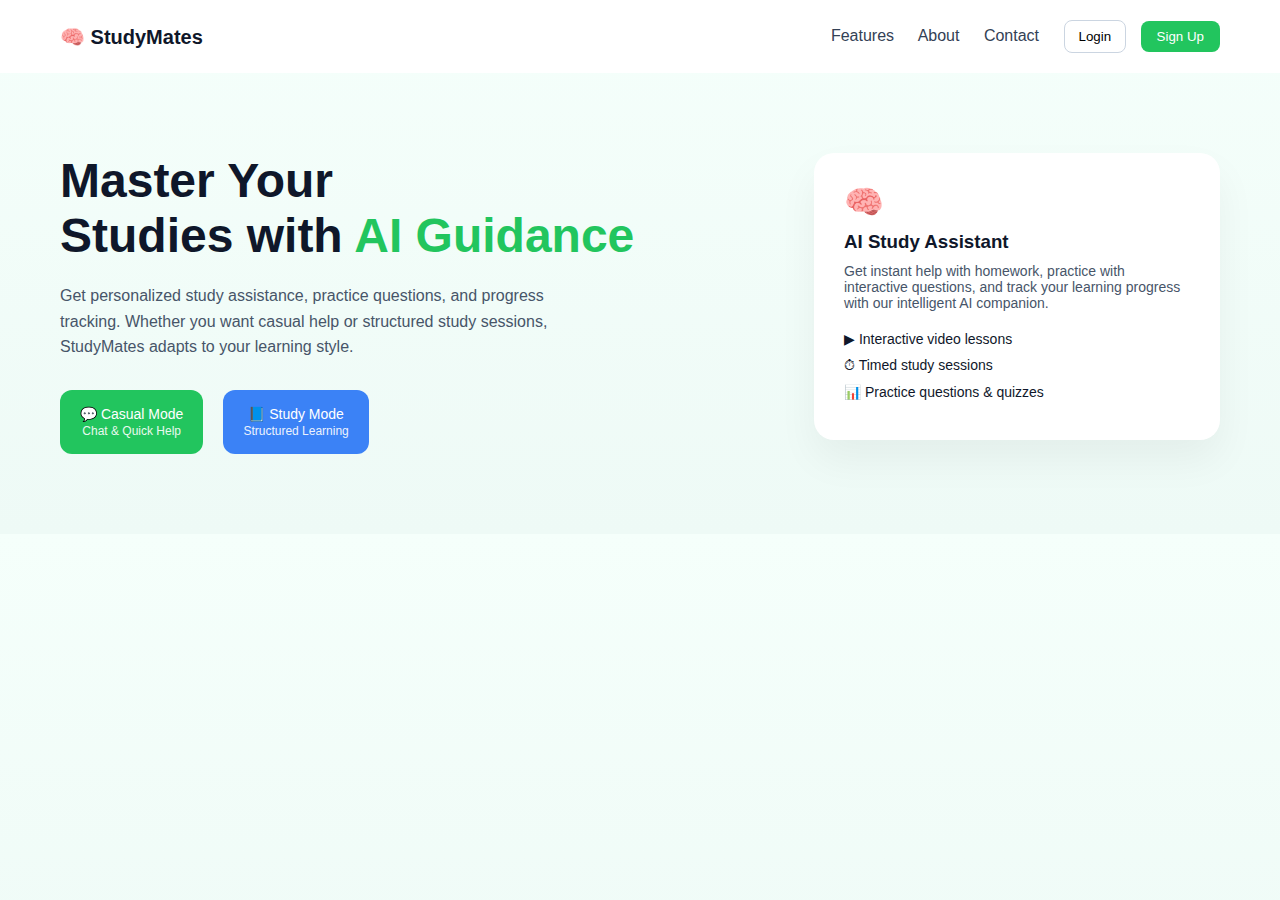
<file: porj/index.html>
<!DOCTYPE html>
<html lang="en">
<head>
  <meta charset="UTF-8" />
  <title>StudyMates</title>
  <link rel="stylesheet" href="style.css" />
</head>
<body>

  <!-- NAVBAR -->
  <header class="navbar">
    <div class="logo">
      🧠 <span>StudyMates</span>
    </div>

    <nav>
      <a href="#">Features</a>
      <a href="#">About</a>
      <a href="#">Contact</a>
      <button class="btn-outline">Login</button>
      <button class="btn-primary">Sign Up</button>
    </nav>
  </header>

  <!-- HERO SECTION -->
  <section class="hero">
    <div class="hero-left">
      <h1>
        Master Your <br>
        Studies with <span class="highlight">AI Guidance</span>
      </h1>

      <p>
        Get personalized study assistance, practice questions, and progress tracking.
        Whether you want casual help or structured study sessions, StudyMates adapts
        to your learning style.
      </p>

      <div class="buttons">
        <button class="btn-green">💬 Casual Mode<br><span>Chat & Quick Help</span></button>
        <button class="btn-blue">📘 Study Mode<br><span>Structured Learning</span></button>
      </div>
    </div>

    <div class="hero-right">
      <div class="card">
        <div class="card-icon">🧠</div>
        <h3>AI Study Assistant</h3>
        <p>
          Get instant help with homework, practice with interactive questions,
          and track your learning progress with our intelligent AI companion.
        </p>

        <ul>
          <li>▶ Interactive video lessons</li>
          <li>⏱ Timed study sessions</li>
          <li>📊 Practice questions & quizzes</li>
        </ul>
      </div>
    </div>
  </section>

  <script src="script.js"></script>
</body>
</html>
</file>
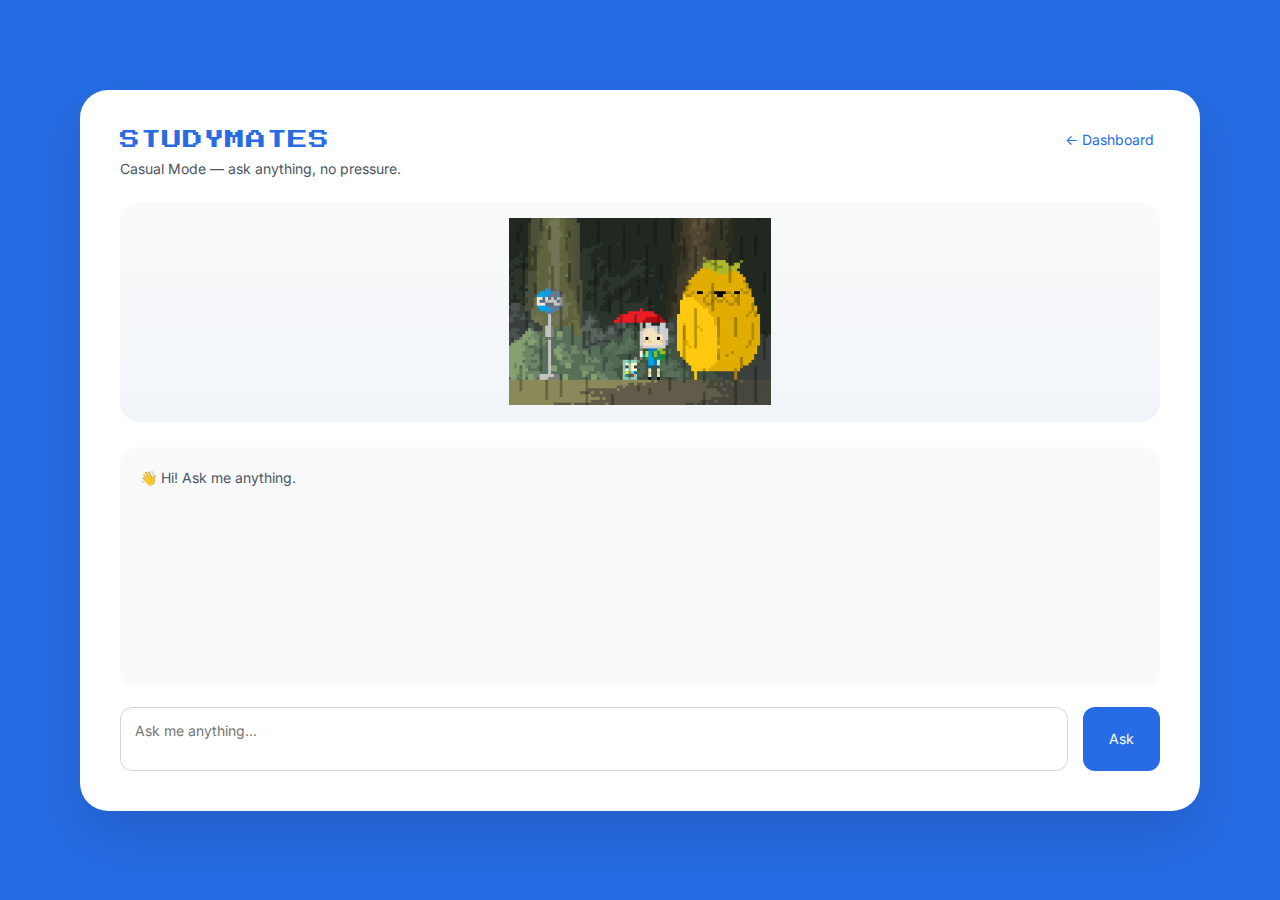
<file: porj/Casual_Mode.html>
<!DOCTYPE html>
<html lang="en">
<head>
  <meta charset="UTF-8">
  <title>Casual Mode | StudyMates</title>

  <!-- Fonts -->
  <link href="https://fonts.googleapis.com/css2?family=Press+Start+2P&display=swap" rel="stylesheet">
  <link href="https://fonts.googleapis.com/css2?family=Inter:wght@400;500;600&display=swap" rel="stylesheet">

  <style>
    :root {
      --primary: #276CE4;
      --background:  #276CE4;
      --card: #ffffff;
      --panel: #f9fafb;
      --text-dark: #1f2937;
      --text-muted: #4b5563;
    }

    * {
      box-sizing: border-box;
      font-family: "Inter", sans-serif;
    }

    body {
      margin: 0;
      min-height: 100vh;
      background: var(--background);
      display: flex;
      justify-content: center;
      align-items: center;
    }

    .frame {
      width: 1200px;
      padding: 40px;
    }

    .card {
      background: var(--card);
      border-radius: 28px;
      padding: 40px;
      box-shadow: 0 25px 60px rgba(0,0,0,0.12);
    }

    /* HEADER */
    .header {
      display: flex;
      justify-content: space-between;
      align-items: center;
      margin-bottom: 10px;
    }

    .logo {
      font-family: "Press Start 2P", monospace;
      font-size: 20px;
      color: var(--primary);
      letter-spacing: 1px;
    }

    .back {
      font-size: 14px;
      background: none;
      border: none;
      color: var(--primary);
      cursor: pointer;
    }

    .subtitle {
      font-size: 14px;
      color: var(--text-muted);
      margin-bottom: 25px;
    }

    /* ANIMATION PANEL */
    .animation-panel {
      width: 100%;
      height: 220px;
      background: linear-gradient(180deg, #f9fafb, #f1f5f9);
      border-radius: 20px;
      display: flex;
      justify-content: center;
      align-items: center;
      margin-bottom: 25px;
      overflow: hidden;
    }

    .animation-panel img {
      height: 85%;
      object-fit: contain;
    }

    /* CHAT */
    .chat-box {
      height: 240px;
      background: var(--panel);
      border-radius: 18px;
      padding: 20px;
      margin-bottom: 20px;
      overflow-y: auto;
      font-size: 14px;
      color: var(--text-dark);
    }

    .message {
      margin-bottom: 14px;
      line-height: 1.5;
    }

    .user {
      font-weight: 500;
    }

    .ai {
      color: var(--text-muted);
    }

    /* INPUT */
    .input-area {
      display: flex;
      gap: 15px;
    }

    textarea {
      flex: 1;
      padding: 14px;
      border-radius: 12px;
      border: 1px solid #d1d5db;
      font-size: 14px;
      resize: none;
    }

    textarea:focus {
      outline: none;
      border-color: var(--primary);
    }

    button.ask {
      background: var(--primary);
      color: white;
      border: none;
      padding: 14px 26px;
      border-radius: 12px;
      font-size: 14px;
      cursor: pointer;
      transition: transform 0.15s ease, box-shadow 0.15s ease;
    }

    button.ask:hover {
      transform: translateY(-2px);
      box-shadow: 0 8px 18px rgba(0,0,0,0.15);
    }
  </style>
</head>

<body>

  <div class="frame">
    <div class="card">

      <div class="header">
        <div class="logo">STUDYMATES</div>
        <button class="back" onclick="goBack()">← Dashboard</button>
      </div>

      <div class="subtitle">
        Casual Mode — ask anything, no pressure.
      </div>

      <!-- ANIMATION -->
      <div class="animation-panel">
        <img src="images/ca.gif" alt="AI idle animation">
      </div>

      <!-- CHAT -->
      <div class="chat-box" id="chatBox">
        <div class="message ai">👋 Hi! Ask me anything.</div>
      </div>

      <!-- INPUT -->
      <div class="input-area">
        <textarea id="userInput" rows="2" placeholder="Ask me anything..."></textarea>
        <button class="ask" onclick="ask()">Ask</button>
      </div>

    </div>
  </div>

  <script>
    function ask() {
      const input = document.getElementById("userInput");
      const chat = document.getElementById("chatBox");

      if (input.value.trim() === "") return;

      chat.innerHTML += `
        <div class="message user"><b>You:</b> ${input.value}</div>
        <div class="message ai"><b>AI:</b> I’ll help you with that 🙂</div>
      `;

      chat.scrollTop = chat.scrollHeight;
      input.value = "";
    }

    function goBack() {
      window.location.href = "dashboard.html";
    }
  </script>

</body>
</html>
</file>
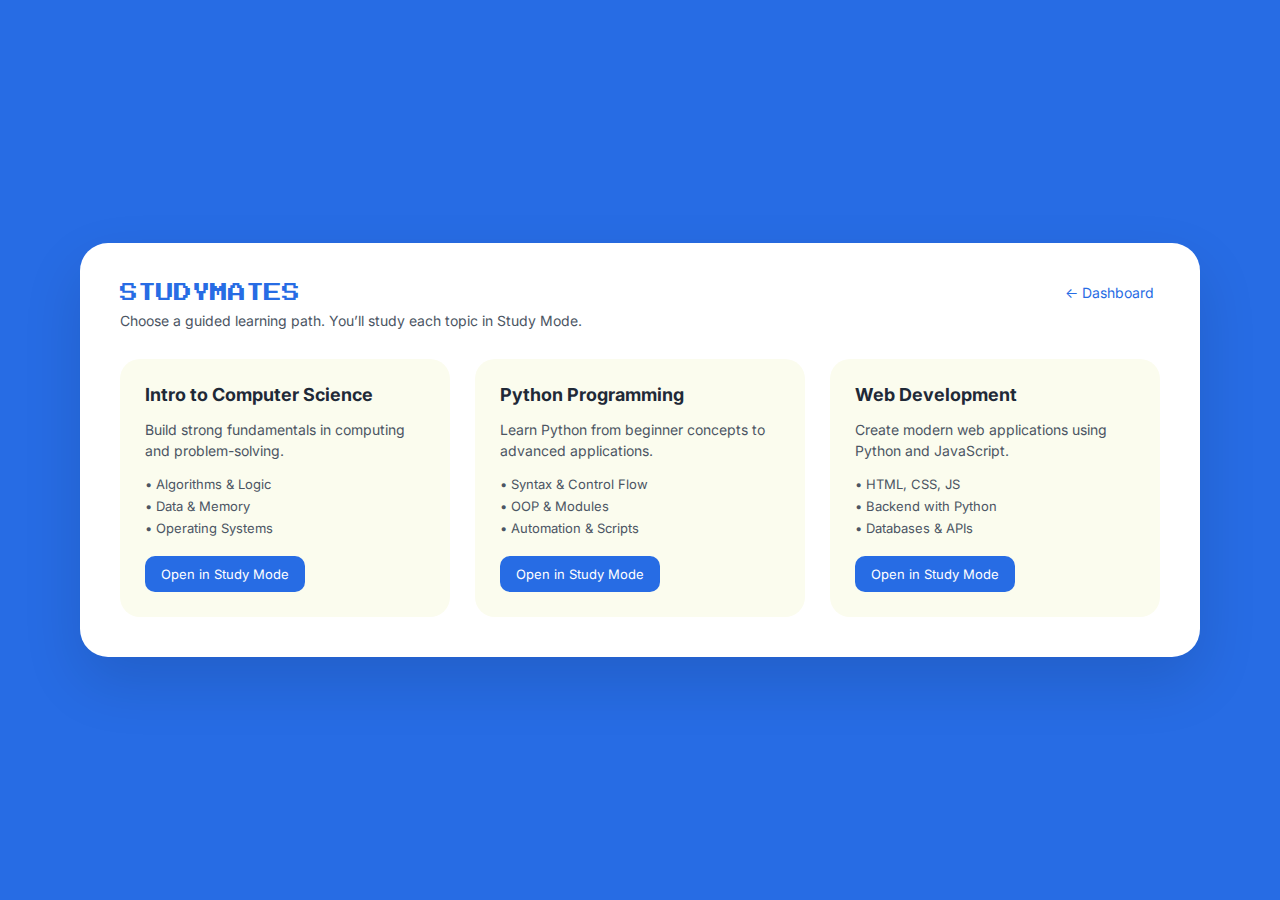
<file: porj/Courses.html>
<!DOCTYPE html>
<html lang="en">
<head>
  <meta charset="UTF-8">
  <title>Courses | StudyMates</title>

  <!-- Fonts -->
  <link href="https://fonts.googleapis.com/css2?family=Press+Start+2P&display=swap" rel="stylesheet">
  <link href="https://fonts.googleapis.com/css2?family=Inter:wght@400;500;600&display=swap" rel="stylesheet">

  <style>
    :root {
      --primary: #276CE4;       
      --background: #276CE4;
      --card: #ffffff;
      --panel: #fbfcee;
      --text-dark: #1f2937;
      --text-muted: #4b5563;
    }

    * {
      box-sizing: border-box;
      font-family: "Inter", sans-serif;
    }

    body {
      margin: 0;
      min-height: 100vh;
      background: var(--background);
      display: flex;
      justify-content: center;
      align-items: center;
    }

    .frame {
      width: 1200px;
      padding: 40px;
    }

    .card {
      background: var(--card);
      border-radius: 28px;
      padding: 40px;
      box-shadow: 0 25px 60px rgba(0,0,0,0.12);
    }

    /* HEADER */
    .header {
      display: flex;
      justify-content: space-between;
      align-items: center;
      margin-bottom: 10px;
    }

    .logo {
      font-family: "Press Start 2P", monospace;
      font-size: 18px;
      color: var(--primary);
    }

    .back {
      font-size: 14px;
      background: none;
      border: none;
      color: var(--primary);
      cursor: pointer;
    }

    .subtitle {
      font-size: 14px;
      color: var(--text-muted);
      margin-bottom: 30px;
    }

    /* COURSE GRID */
    .course-grid {
      display: grid;
      grid-template-columns: repeat(3, 1fr);
      gap: 25px;
    }

    .course-card {
      background: var(--panel);
      border-radius: 20px;
      padding: 25px;
      display: flex;
      flex-direction: column;
      justify-content: space-between;
      transition: transform 0.15s ease, box-shadow 0.15s ease;
    }

    .course-card:hover {
      transform: translateY(-4px);
      box-shadow: 0 12px 30px rgba(0,0,0,0.08);
    }

    .course-card h3 {
      margin-top: 0;
      margin-bottom: 10px;
      color: var(--text-dark);
      font-size: 18px;
    }

    .course-card p {
      font-size: 14px;
      color: var(--text-muted);
      line-height: 1.5;
      margin-bottom: 15px;
    }

    .topics {
      font-size: 13px;
      color: var(--text-muted);
      margin-bottom: 20px;
      padding-left: 0;
      list-style: none;
    }

    .topics li {
      margin-bottom: 6px;
    }

    .course-card a {
      align-self: flex-start;
      background: var(--primary);
      color: white;
      border: none;
      padding: 10px 16px;
      border-radius: 10px;
      cursor: pointer;
      font-size: 13px;
      text-decoration: none;
    }
  </style>
</head>

<body>

  <div class="frame">
    <div class="card">

      <div class="header">
        <div class="logo">STUDYMATES</div>
        <button class="back" onclick="goBack()">← Dashboard</button>
      </div>

      <div class="subtitle">
        Choose a guided learning path. You’ll study each topic in Study Mode.
      </div>

      <div class="course-grid">

        <!-- CS -->
        <div class="course-card">
          <div>
            <h3>Intro to Computer Science</h3>
            <p>Build strong fundamentals in computing and problem-solving.</p>
            <ul class="topics">
              <li>• Algorithms & Logic</li>
              <li>• Data & Memory</li>
              <li>• Operating Systems</li>
            </ul>
          </div>
          <a href="Study_mode.html">Open in Study Mode</a>
        </div>

        <!-- PYTHON -->
        <div class="course-card">
          <div>
            <h3>Python Programming</h3>
            <p>Learn Python from beginner concepts to advanced applications.</p>
            <ul class="topics">
              <li>• Syntax & Control Flow</li>
              <li>• OOP & Modules</li>
              <li>• Automation & Scripts</li>
            </ul>
          </div>
          <a href="Study_mode.html">Open in Study Mode</a>
        </div>

        <!-- WEB -->
        <div class="course-card">
          <div>
            <h3>Web Development</h3>
            <p>Create modern web applications using Python and JavaScript.</p>
            <ul class="topics">
              <li>• HTML, CSS, JS</li>
              <li>• Backend with Python</li>
              <li>• Databases & APIs</li>
            </ul>
          </div>
          <a href="Study_mode.html">Open in Study Mode</a>
        </div>

      </div>

    </div>
  </div>

  <script>
    function goBack() {
      window.location.href = "Dashboard.html";
    }
  </script>

</body>
</html>
</file>
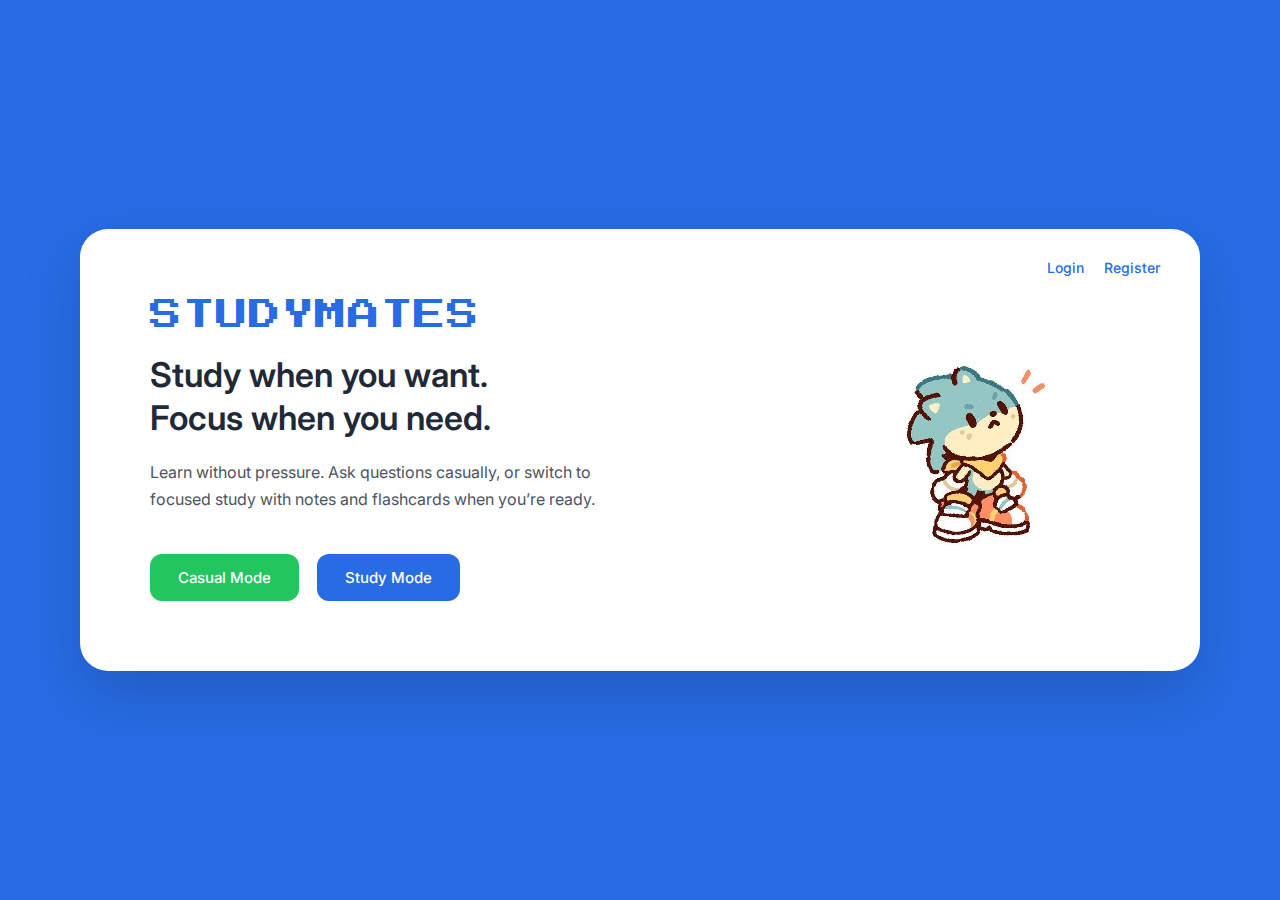
<file: porj/Homw.html>
<!DOCTYPE html>
<html lang="en">
<head>
  <meta charset="UTF-8">
  <title>StudyMates</title>

  <!-- Brand font -->
  <link href="https://fonts.googleapis.com/css2?family=Press+Start+2P&display=swap" rel="stylesheet">
  <!-- Body font -->
  <link href="https://fonts.googleapis.com/css2?family=Inter:wght@400;500;600&display=swap" rel="stylesheet">

  <style>
    :root {
      --primary: #276CE4;
      --background: #276CE4;
      --card: #ffffff;
      --text-dark: #1f2937;
      --text-muted: #4b5563;
    }

    * {
      box-sizing: border-box;
      font-family: "Inter", sans-serif;
    }

    body {
      margin: 0;
      min-height: 100vh;
      background: var(--background);
      display: flex;
      justify-content: center;
      align-items: center;
    }

    /* OUTER FRAME */
    .frame {
      width: 1200px;
      padding: 40px;
    }

    /* WHITE CARD */
    .card {
      background: var(--card);
      border-radius: 28px;
      padding: 70px;
      box-shadow: 0 25px 60px rgba(0,0,0,0.15);
      position: relative;
    }

    /* AUTH LINKS */
    .auth-links {
      position: absolute;
      top: 30px;
      right: 40px;
      font-size: 14px;
    }

    .auth-links a {
      margin-left: 16px;
      text-decoration: none;
      color: var(--primary);
      font-weight: 500;
    }

    /* HERO */
    .hero {
      display: flex;
      justify-content: space-between;
      align-items: center;
      gap: 80px;
    }

    .hero-text {
      max-width: 480px;
    }

    /* BRAND */
    .logo {
      font-family: "Press Start 2P", monospace;
      font-size: 32px;
      color: var(--primary);
      margin-bottom: 18px;
      letter-spacing: 1px;
    }

    /* HEADLINE */
    .hero-text h1 {
      font-size: 34px;
      font-weight: 600;
      line-height: 1.25;
      color: var(--text-dark);
      margin-bottom: 20px;
    }

    /* BODY TEXT */
    .hero-text p {
      font-size: 16px;
      color: var(--text-muted);
      line-height: 1.7;
      margin-bottom: 40px;
    }

    /* CTA */
    .cta-buttons {
      display: flex;
      gap: 18px;
    }

    .btn {
      display: inline-block;
      padding: 14px 28px;
      font-size: 15px;
      font-weight: 500;
      border-radius: 12px;
      text-decoration: none;
      color: white;
      transition: transform 0.15s ease, box-shadow 0.15s ease;
    }

    .btn:hover {
      transform: translateY(-3px);
      box-shadow: 0 10px 20px rgba(0,0,0,0.15);
    }

    .casual {
      background: #22c55e;
    }

    .study {
      background: var(--primary);
    }

    /* IMAGE */
    .hero-image img {
      width: 320px;
      image-rendering: pixelated;
    }
  </style>
</head>

<body>

  <div class="frame">
    <div class="card">

      <!-- AUTH -->
      <div class="auth-links">
        <a href="login.html">Login</a>
        <a href="register.html">Register</a>
      </div>

      <div class="hero">

        <!-- LEFT -->
        <div class="hero-text">
          <div class="logo">STUDYMATES</div>

          <h1>
            Study when you want.<br>
            Focus when you need.
          </h1>

          <p>
            Learn without pressure. Ask questions casually,
            or switch to focused study with notes and flashcards
            when you’re ready.
          </p>

          <div class="cta-buttons">
            <a href="login.html" class="btn casual">Casual Mode</a>
            <a href="login.html" class="btn study">Study Mode</a>
          </div>
        </div>

        <!-- RIGHT -->
        <div class="hero-image">
          <!-- Make sure this path matches your folder -->
          <img src="images/l.jpg" alt="Study buddy">
        </div>

      </div>

    </div>
  </div>

</body>
</html>
</file>
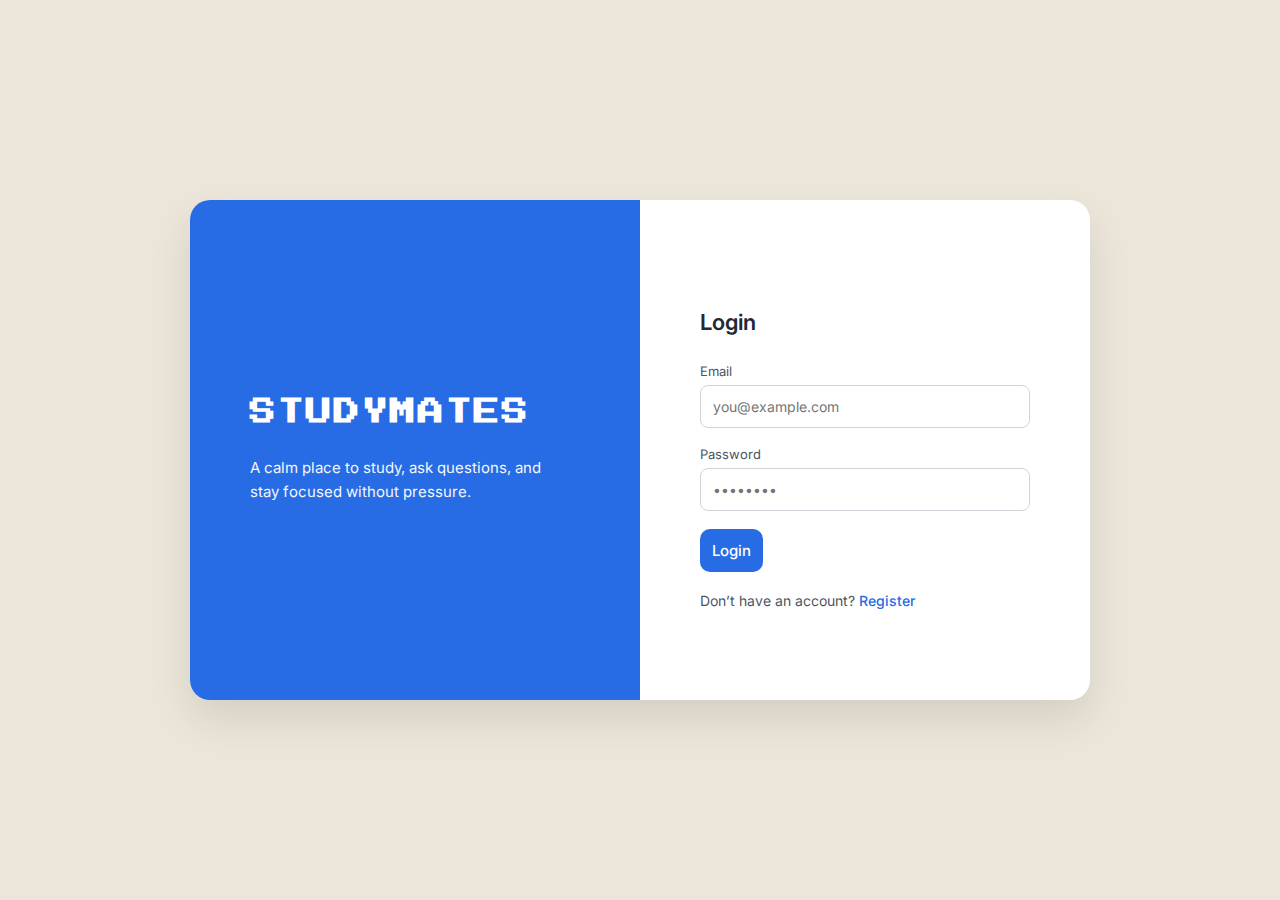
<file: porj/Login.html>
<!DOCTYPE html>
<html lang="en">
<head>
  <meta charset="UTF-8">
  <title>Login | StudyMates</title>

  <!-- Fonts -->
  <link href="https://fonts.googleapis.com/css2?family=Press+Start+2P&display=swap" rel="stylesheet">
  <link href="https://fonts.googleapis.com/css2?family=Inter:wght@400;500;600&display=swap" rel="stylesheet">

  <style>
    /* ===== GLOBAL THEME ===== */
    :root {
      --primary: #276CE4;
      --background: #ECE6DA;
      --text-dark: #1f2937;
      --text-muted: #4b5563;
      --white: #ffffff;
    }

    * {
      box-sizing: border-box;
      font-family: "Inter", sans-serif;
    }

    body {
      margin: 0;
      height: 100vh;
      background: var(--background);
      display: flex;
      justify-content: center;
      align-items: center;
    }

    /* ===== LOGIN LAYOUT ===== */
    .login-container {
      width: 900px;
      height: 500px;
      background: var(--white);
      border-radius: 20px;
      display: flex;
      box-shadow: 0 20px 40px rgba(0,0,0,0.1);
      overflow: hidden;
    }

    /* LEFT SIDE */
    .login-left {
      width: 50%;
      background: var(--primary);
      color: white;
      padding: 60px;
      display: flex;
      flex-direction: column;
      justify-content: center;
    }

    .login-left h1 {
      font-family: "Press Start 2P", monospace;
      font-size: 26px;
      letter-spacing: 2px;
      margin-bottom: 16px;
    }

    .login-left p {
      font-size: 15px;
      opacity: 0.95;
      line-height: 1.6;
      max-width: 320px;
    }

    /* RIGHT SIDE */
    .login-right {
      width: 50%;
      padding: 60px;
      display: flex;
      flex-direction: column;
      justify-content: center;
    }

    .login-right h2 {
      margin-bottom: 28px;
      font-size: 22px;
      font-weight: 600;
      color: var(--text-dark);
    }

    label {
      font-size: 13px;
      color: var(--text-muted);
      margin-bottom: 6px;
      display: block;
    }

    input {
      width: 100%;
      padding: 12px;
      margin-bottom: 18px;
      border-radius: 8px;
      border: 1px solid #d1d5db;
      font-size: 14px;
    }

    input:focus {
      outline: none;
      border-color: var(--primary);
    }

    button {
      background: var(--primary);
      color: white;
      border: none;
      padding: 12px;
      border-radius: 10px;
      font-size: 15px;
      font-weight: 500;
      cursor: pointer;
      transition: opacity 0.15s ease;
    }

    button:hover {
      opacity: 0.92;
    }

    .register-link {
      margin-top: 20px;
      font-size: 14px;
      color: var(--text-muted);
    }

    .register-link a {
      color: var(--primary);
      text-decoration: none;
      font-weight: 500;
    }
  </style>
</head>

<body>

  <div class="login-container">

    <!-- LEFT -->
    <div class="login-left">
      <h1>STUDYMATES</h1>
      <p>
        A calm place to study, ask questions,
        and stay focused without pressure.
      </p>
    </div>

    <!-- RIGHT -->
    <div class="login-right">
      <h2>Login</h2>

      <!-- REAL WIRING -->
      <form action="dashboard.html">
        <label>Email</label>
        <input 
          type="email" 
          placeholder="you@example.com" 
          required>

        <label>Password</label>
        <input 
          type="password" 
          placeholder="••••••••" 
          required>

        <button type="submit">Login</button>
      </form>

      <div class="register-link">
        Don’t have an account?
        <a href="register.html">Register</a>
      </div>
    </div>

  </div>

</body>
</html>
</file>
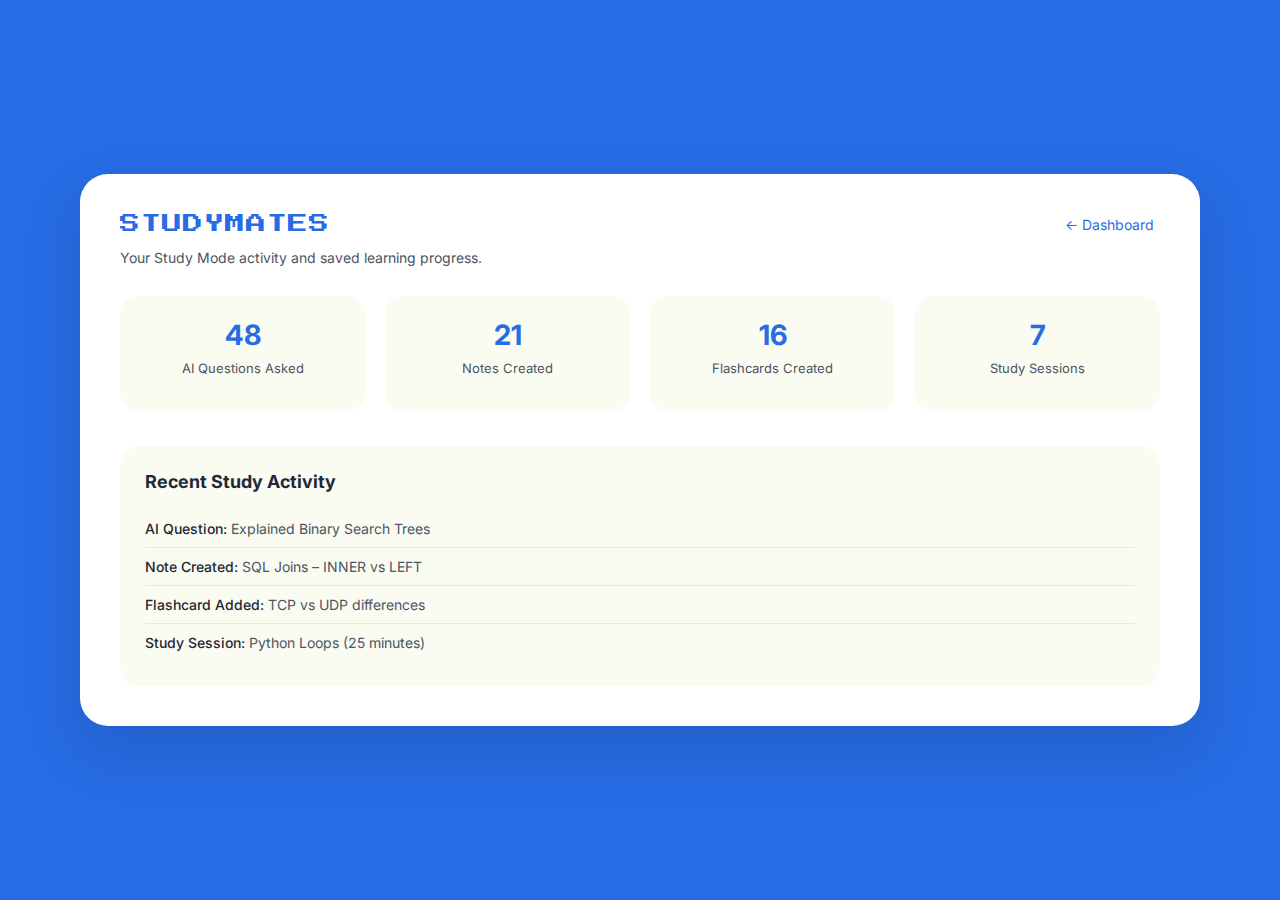
<file: porj/progeres.html>
<!DOCTYPE html>
<html lang="en">
<head>
  <meta charset="UTF-8">
  <title>Progress | StudyMates</title>

  <!-- Fonts -->
  <link href="https://fonts.googleapis.com/css2?family=Press+Start+2P&display=swap" rel="stylesheet">
  <link href="https://fonts.googleapis.com/css2?family=Inter:wght@400;500;600&display=swap" rel="stylesheet">

  <style>
    :root {
      --primary: #276CE4;
      --background: #276CE4;
      --card: #ffffff;
      --panel: #fafbf1;
      --text-dark: #1f2937;
      --text-muted: #4b5563;
    }

    * {
      box-sizing: border-box;
      font-family: "Inter", sans-serif;
    }

    body {
      margin: 0;
      min-height: 100vh;
      background: var(--background);
      display: flex;
      justify-content: center;
      align-items: center;
    }

    .frame {
      width: 1200px;
      padding: 40px;
    }

    .card {
      background: var(--card);
      border-radius: 28px;
      padding: 40px;
      box-shadow: 0 25px 60px rgba(0,0,0,0.12);
    }

    /* HEADER */
    .header {
      display: flex;
      justify-content: space-between;
      align-items: center;
      margin-bottom: 15px;
    }

    .logo {
      font-family: "Press Start 2P", monospace;
      font-size: 20px;
      color: var(--primary);
      letter-spacing: 1px;
    }

    .back {
      font-size: 14px;
      background: none;
      border: none;
      color: var(--primary);
      cursor: pointer;
    }

    .subtitle {
      font-size: 14px;
      color: var(--text-muted);
      margin-bottom: 30px;
    }

    /* STATS */
    .stats {
      display: grid;
      grid-template-columns: repeat(4, 1fr);
      gap: 20px;
      margin-bottom: 35px;
    }

    .stat {
      background: var(--panel);
      border-radius: 18px;
      padding: 22px;
      text-align: center;
    }

    .stat h2 {
      margin: 0;
      font-size: 28px;
      color: var(--primary);
    }

    .stat p {
      margin-top: 8px;
      font-size: 13px;
      color: var(--text-muted);
    }

    /* ACTIVITY */
    .activity {
      background: var(--panel);
      border-radius: 20px;
      padding: 25px;
    }

    .activity h3 {
      margin-top: 0;
      margin-bottom: 18px;
      font-size: 18px;
      color: var(--text-dark);
    }

    .activity-item {
      font-size: 14px;
      color: var(--text-muted);
      padding: 10px 0;
      border-bottom: 1px solid #e5e7eb;
    }

    .activity-item:last-child {
      border-bottom: none;
    }

    .activity-item span {
      color: var(--text-dark);
      font-weight: 500;
    }
  </style>
</head>

<body>

  <div class="frame">
    <div class="card">

      <div class="header">
        <div class="logo">STUDYMATES</div>
        <button class="back" onclick="goBack()">← Dashboard</button>
      </div>

      <div class="subtitle">
        Your Study Mode activity and saved learning progress.
      </div>

      <!-- STATS -->
      <div class="stats">
        <div class="stat">
          <h2>48</h2>
          <p>AI Questions Asked</p>
        </div>
        <div class="stat">
          <h2>21</h2>
          <p>Notes Created</p>
        </div>
        <div class="stat">
          <h2>16</h2>
          <p>Flashcards Created</p>
        </div>
        <div class="stat">
          <h2>7</h2>
          <p>Study Sessions</p>
        </div>
      </div>

      <!-- ACTIVITY -->
      <div class="activity">
        <h3>Recent Study Activity</h3>

        <div class="activity-item">
          <span>AI Question:</span> Explained Binary Search Trees
        </div>

        <div class="activity-item">
          <span>Note Created:</span> SQL Joins – INNER vs LEFT
        </div>

        <div class="activity-item">
          <span>Flashcard Added:</span> TCP vs UDP differences
        </div>

        <div class="activity-item">
          <span>Study Session:</span> Python Loops (25 minutes)
        </div>

      </div>

    </div>
  </div>

  <script>
    function goBack() {
      window.location.href = "dashboard.html";
    }
  </script>

</body>
</html>
</file>
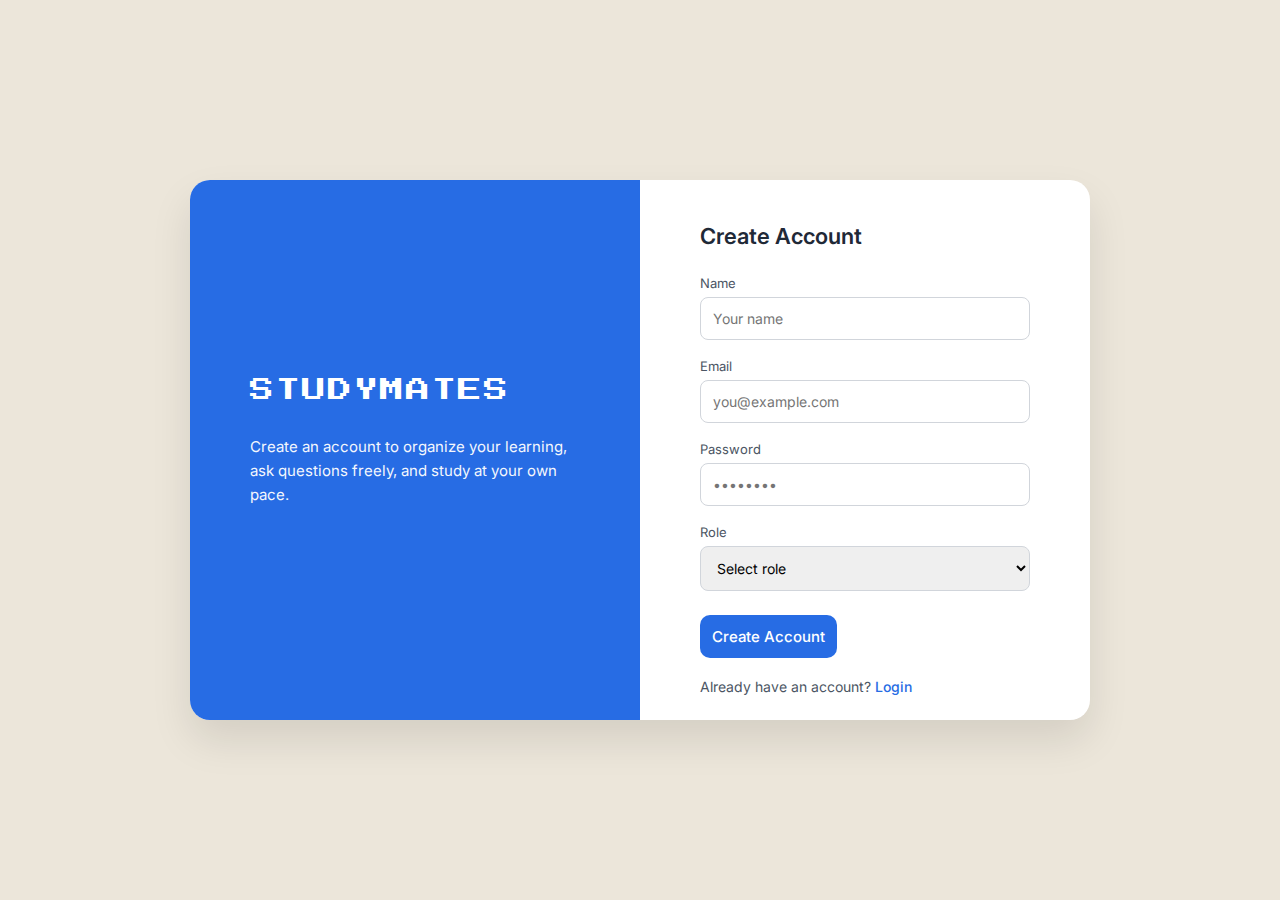
<file: porj/Register.html>
<!DOCTYPE html>
<html lang="en">
<head>
  <meta charset="UTF-8">
  <title>Register | StudyMates</title>

  <!-- Fonts -->
  <link href="https://fonts.googleapis.com/css2?family=Press+Start+2P&display=swap" rel="stylesheet">
  <link href="https://fonts.googleapis.com/css2?family=Inter:wght@400;500;600&display=swap" rel="stylesheet">

  <style>
    :root {
      --primary: #276CE4;
      --background: #ECE6DA;
      --text-dark: #1f2937;
      --text-muted: #4b5563;
      --white: #ffffff;
    }

    * {
      box-sizing: border-box;
      font-family: "Inter", sans-serif;
    }

    body {
      margin: 0;
      height: 100vh;
      background: var(--background);
      display: flex;
      justify-content: center;
      align-items: center;
    }

    .register-container {
      width: 900px;
      height: 540px;
      background: var(--white);
      border-radius: 20px;
      display: flex;
      box-shadow: 0 20px 40px rgba(0,0,0,0.1);
      overflow: hidden;
    }

    /* LEFT */
    .register-left {
      width: 50%;
      background: var(--primary);
      color: white;
      padding: 60px;
      display: flex;
      flex-direction: column;
      justify-content: center;
    }

    .logo {
      font-family: "Press Start 2P", monospace;
      font-size: 24px;
      letter-spacing: 2px;
      margin-bottom: 18px;
    }

    .register-left p {
      font-size: 15px;
      opacity: 0.95;
      line-height: 1.6;
      max-width: 320px;
    }

    /* RIGHT */
    .register-right {
      width: 50%;
      padding: 60px;
      display: flex;
      flex-direction: column;
      justify-content: center;
    }

    .register-right h2 {
      margin-bottom: 26px;
      font-size: 22px;
      font-weight: 600;
      color: var(--text-dark);
    }

    label {
      font-size: 13px;
      color: var(--text-muted);
      margin-bottom: 6px;
      display: block;
    }

    input, select {
      width: 100%;
      padding: 12px;
      margin-bottom: 18px;
      border-radius: 8px;
      border: 1px solid #d1d5db;
      font-size: 14px;
    }

    input:focus, select:focus {
      outline: none;
      border-color: var(--primary);
    }

    button {
      background: var(--primary);
      color: white;
      border: none;
      padding: 12px;
      border-radius: 10px;
      font-size: 15px;
      font-weight: 500;
      cursor: pointer;
      margin-top: 6px;
    }

    button:hover {
      opacity: 0.92;
    }

    .login-link {
      margin-top: 20px;
      font-size: 14px;
      color: var(--text-muted);
    }

    .login-link a {
      color: var(--primary);
      text-decoration: none;
      font-weight: 500;
    }
  </style>
</head>

<body>

  <div class="register-container">

    <!-- LEFT -->
    <div class="register-left">
      <div class="logo">STUDYMATES</div>
      <p>
        Create an account to organize your learning,
        ask questions freely, and study at your own pace.
      </p>
    </div>

    <!-- RIGHT -->
    <div class="register-right">
      <h2>Create Account</h2>

      <!-- REAL WIRING -->
      <form action="dashboard.html">
        <label>Name</label>
        <input type="text" placeholder="Your name" required>

        <label>Email</label>
        <input type="email" placeholder="you@example.com" required>

        <label>Password</label>
        <input type="password" placeholder="••••••••" required>

        <label>Role</label>
        <select required>
          <option value="">Select role</option>
          <option>Student</option>
          <option>Admin</option>
        </select>

        <button type="submit">Create Account</button>
      </form>

      <div class="login-link">
        Already have an account?
        <a href="login.html">Login</a>
      </div>
    </div>

  </div>

</body>
</html>
</file>
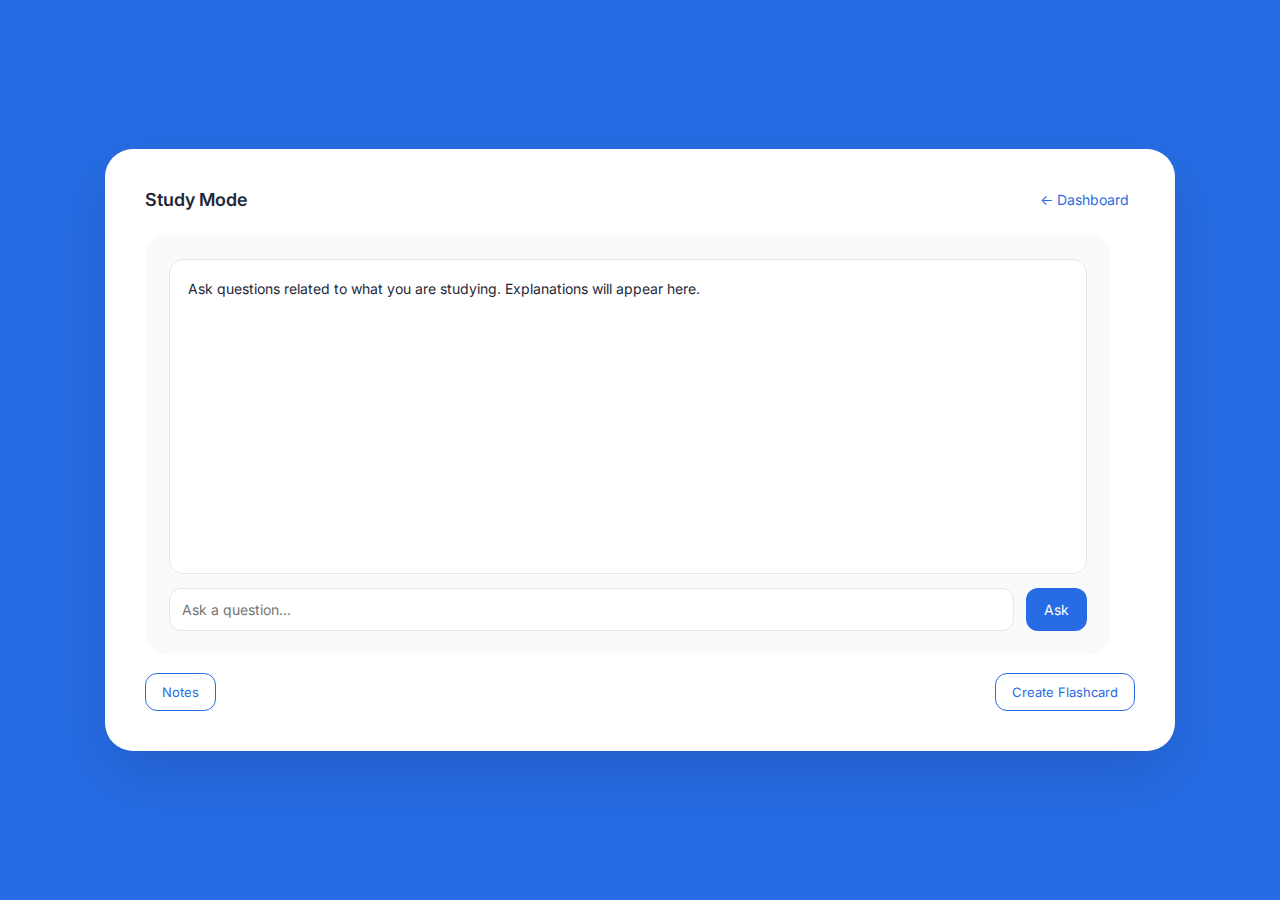
<file: porj/Study_mode.html>
<!DOCTYPE html>
<html lang="en">
<head>
  <meta charset="UTF-8">
  <title>Study Mode | StudyMates</title>

  <!-- Fonts -->
  <link href="https://fonts.googleapis.com/css2?family=Press+Start+2P&display=swap" rel="stylesheet">
  <link href="https://fonts.googleapis.com/css2?family=Inter:wght@400;500;600&display=swap" rel="stylesheet">

  <style>
    :root {
      --primary: #276CE4;
      --background: #276CE4;
      --card: #ffffff;
      --panel: #f9fafb;
      --text-dark: #1f2937;
      --text-muted: #4b5563;
      --border: #e5e7eb;
    }

    * {
      box-sizing: border-box;
      font-family: "Inter", sans-serif;
    }

    body {
      margin: 0;
      min-height: 100vh;
      background: var(--background);
      display: flex;
      justify-content: center;
      align-items: center;
    }

    .frame {
      width: 1150px;
      padding: 40px;
    }

    .card {
      background: var(--card);
      border-radius: 28px;
      padding: 40px;
      box-shadow: 0 25px 60px rgba(0,0,0,0.12);
    }

    /* HEADER */
    .header {
      display: flex;
      justify-content: space-between;
      align-items: center;
      margin-bottom: 25px;
    }

    .title {
      font-size: 18px;
      font-weight: 600;
      color: var(--text-dark);
    }

    .back {
      background: none;
      border: none;
      color: var(--primary);
      cursor: pointer;
      font-size: 14px;
    }

    /* MAIN */
    .main {
      display: flex;
      gap: 24px;
      min-height: 420px;
    }

    /* AI PANEL */
    .ai-panel {
      flex: 1;
      background: var(--panel);
      border-radius: 22px;
      padding: 24px;
      display: flex;
      flex-direction: column;
    }

    .ai-box {
      flex: 1;
      background: white;
      border-radius: 14px;
      border: 1px solid var(--border);
      padding: 18px;
      font-size: 14px;
      color: var(--text-dark);
      line-height: 1.6;
      margin-bottom: 14px;
      overflow-y: auto;
    }

    .ask-row {
      display: flex;
      gap: 12px;
    }

    .ask-row input {
      flex: 1;
      padding: 12px;
      border-radius: 12px;
      border: 1px solid var(--border);
      font-size: 14px;
    }

    .ask-row input:focus {
      outline: none;
      border-color: var(--primary);
    }

    .ask-row button {
      background: var(--primary);
      color: white;
      border: none;
      padding: 12px 18px;
      border-radius: 12px;
      cursor: pointer;
      font-size: 14px;
    }

    /* NOTES PANEL */
    .notes {
      width: 0;
      overflow: hidden;
      background: var(--panel);
      border-radius: 22px;
      padding: 0;
      transition: width 0.25s ease, padding 0.25s ease;
    }

    .notes.open {
      width: 340px;
      padding: 22px;
    }

    .notes textarea {
      width: 100%;
      height: 100%;
      border-radius: 14px;
      border: 1px solid var(--border);
      padding: 14px;
      resize: none;
      font-size: 14px;
    }

    .notes textarea:focus {
      outline: none;
      border-color: var(--primary);
    }

    /* FOOTER ACTIONS */
    .actions {
      margin-top: 18px;
      display: flex;
      justify-content: space-between;
      align-items: center;
    }

    .actions button {
      background: none;
      border: 1px solid var(--primary); /* SOLID, SAFE */
      color: var(--primary);
      padding: 10px 16px;
      border-radius: 12px;
      cursor: pointer;
      font-size: 13px;
    }
  </style>
</head>

<body>

<div class="frame">
  <div class="card">

    <div class="header">
      <div class="title">Study Mode</div>
      <button class="back" onclick="location.href='dashboard.html'">← Dashboard</button>
    </div>

    <div class="main">

      <!-- AI PANEL -->
      <div class="ai-panel">
        <div class="ai-box">
          Ask questions related to what you are studying.
          Explanations will appear here.
        </div>

        <div class="ask-row">
          <input type="text" placeholder="Ask a question...">
          <button>Ask</button>
        </div>
      </div>

      <!-- NOTES -->
      <div class="notes" id="notesPanel">
        <textarea placeholder="Write your notes here..."></textarea>
      </div>

    </div>

    <div class="actions">
      <button onclick="toggleNotes()">Notes</button>
      <button>Create Flashcard</button>
    </div>

  </div>
</div>

<script>
  function toggleNotes() {
    document.getElementById("notesPanel").classList.toggle("open");
  }
</script>

</body>
</html>
</file>
<file: porj/style.css>
* {
  margin: 0;
  padding: 0;
  box-sizing: border-box;
  font-family: "Inter", sans-serif;
}

body {
  background: linear-gradient(to bottom, #f5fffb, #eefaf6);
  color: #0f172a;
}

/* NAVBAR */
.navbar {
  display: flex;
  justify-content: space-between;
  align-items: center;
  padding: 20px 60px;
  background: white;
}

.logo {
  font-weight: bold;
  font-size: 20px;
}

nav a {
  margin-right: 20px;
  text-decoration: none;
  color: #334155;
}

.btn-outline {
  background: transparent;
  border: 1px solid #cbd5e1;
  padding: 8px 14px;
  border-radius: 8px;
  margin-right: 10px;
  cursor: pointer;
}

.btn-primary {
  background: #22c55e;
  color: white;
  border: none;
  padding: 8px 16px;
  border-radius: 8px;
  cursor: pointer;
}

/* HERO */
.hero {
  display: flex;
  justify-content: space-between;
  padding: 80px 60px;
}

.hero-left {
  width: 55%;
}

.hero-left h1 {
  font-size: 48px;
  margin-bottom: 20px;
}

.highlight {
  color: #22c55e;
}

.hero-left p {
  color: #475569;
  max-width: 500px;
  margin-bottom: 30px;
  line-height: 1.6;
}

.buttons {
  display: flex;
  gap: 20px;
}

.btn-green, .btn-blue {
  padding: 16px 20px;
  border-radius: 12px;
  border: none;
  color: white;
  cursor: pointer;
  font-size: 14px;
}

.btn-green {
  background: #22c55e;
}

.btn-blue {
  background: #3b82f6;
}

.buttons span {
  font-size: 12px;
  opacity: 0.9;
}

/* CARD */
.hero-right {
  width: 35%;
}

.card {
  background: white;
  padding: 30px;
  border-radius: 20px;
  box-shadow: 0 20px 40px rgba(0,0,0,0.05);
}

.card-icon {
  font-size: 32px;
  margin-bottom: 10px;
}

.card h3 {
  margin-bottom: 10px;
}

.card p {
  font-size: 14px;
  color: #475569;
  margin-bottom: 20px;
}

.card ul {
  list-style: none;
}

.card li {
  font-size: 14px;
  margin-bottom: 10px;
}
</file>
